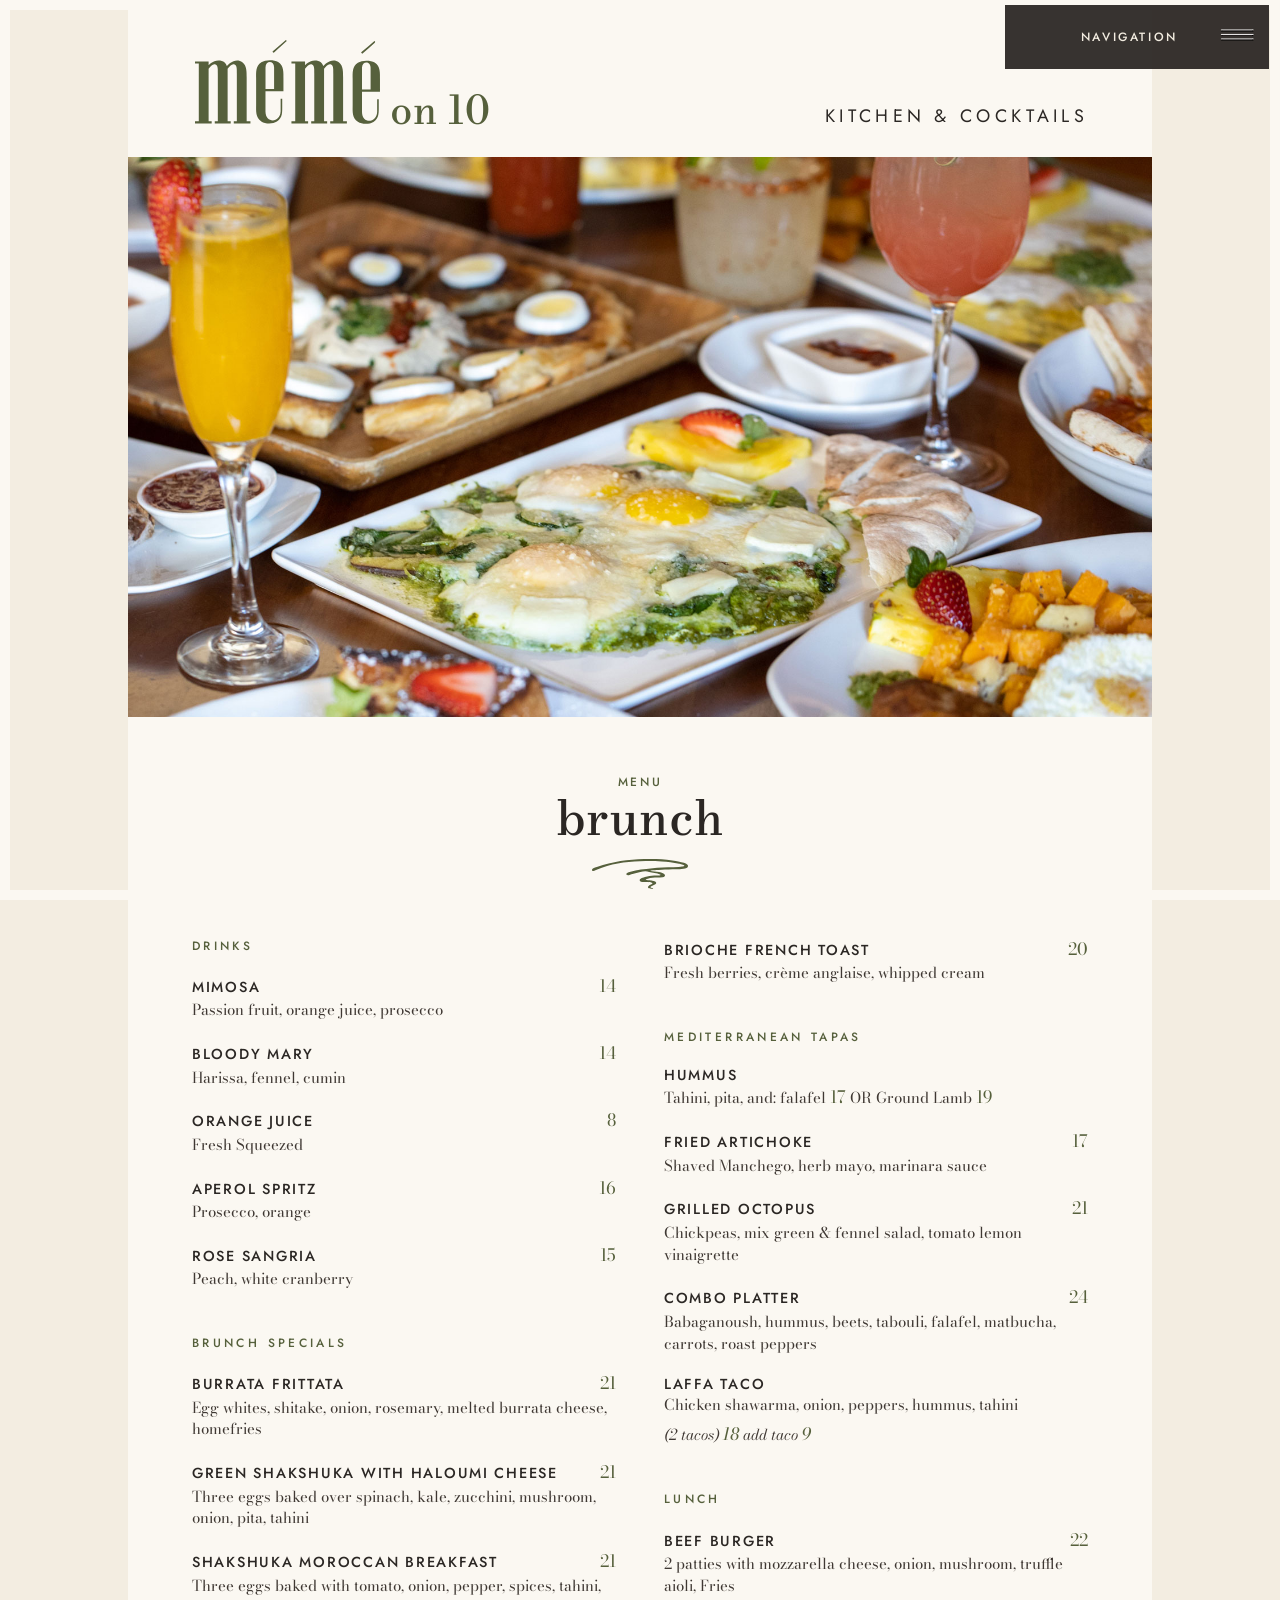
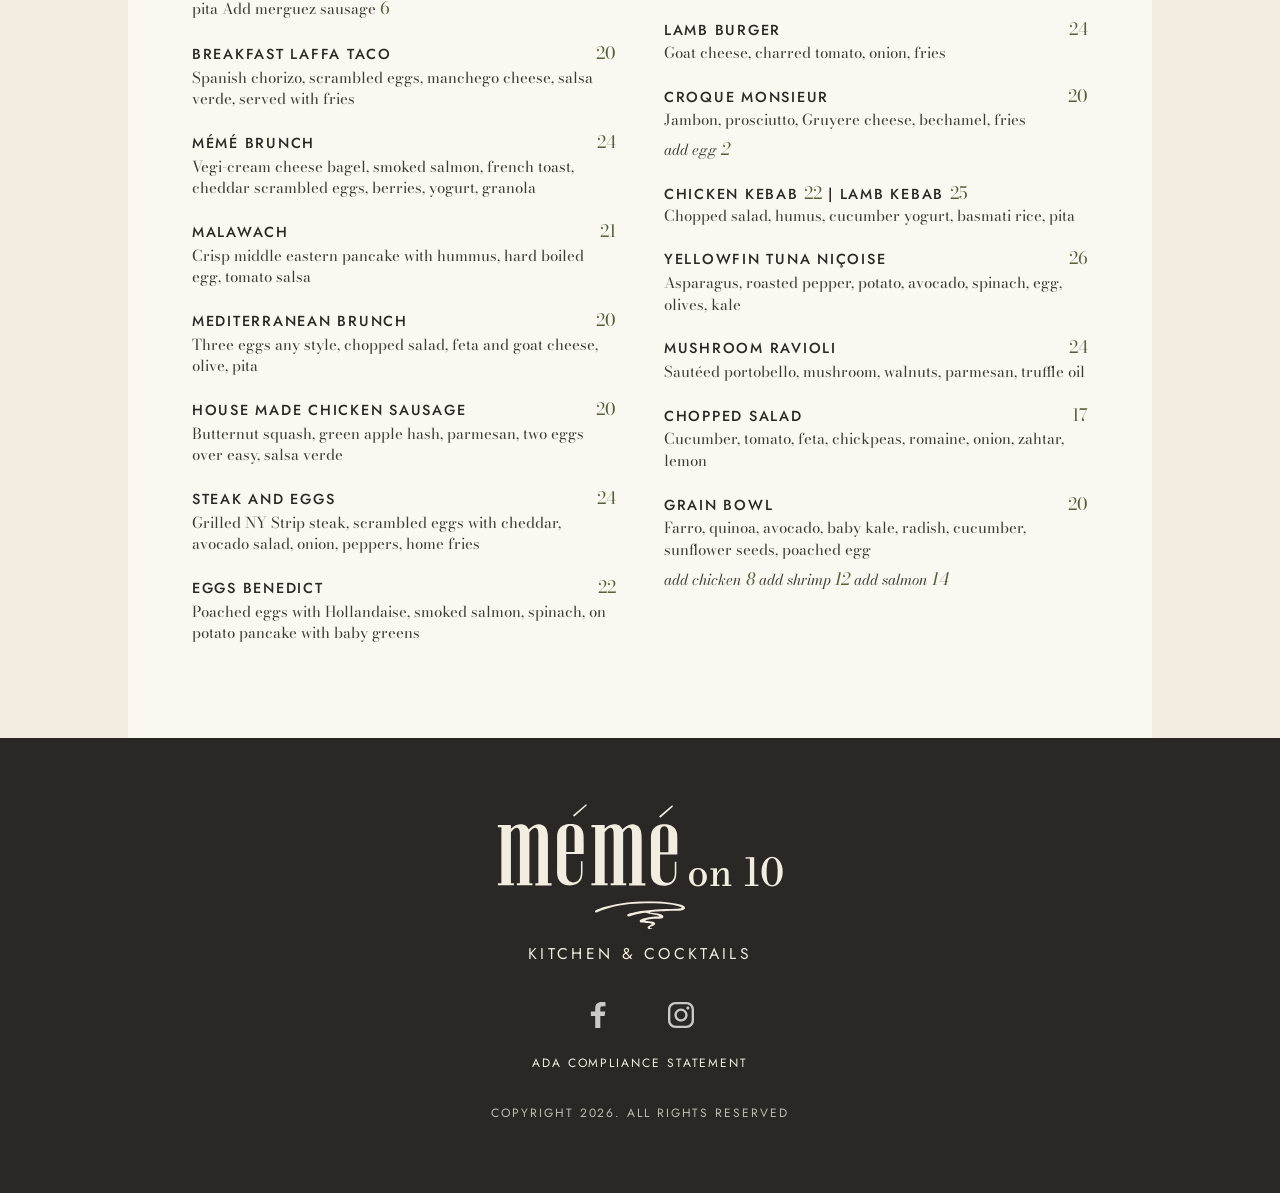
<file: brunch.html>
<!DOCTYPE html>
<html lang="en-US">
<head>
  <meta charset="UTF-8">
  <meta name="viewport" content="width=device-width, initial-scale=1">
  <title>Brunch Menu | Mémé on 10, Kitchen &amp; Cocktails in Hell's Kitchen</title>
  <meta name="description" content="Brunch menu at Mémé on 10, Kitchen &amp; Cocktails, 607 10th Ave, Hell's Kitchen, New York City.">
  <link rel="icon" href="images/favicon.ico" sizes="any">
  <link rel="icon" href="images/favicon.svg" type="image/svg+xml">
  <link rel="apple-touch-icon" href="images/apple-touch-icon.png">

  <link rel="preconnect" href="https://fonts.googleapis.com">
  <link rel="preconnect" href="https://fonts.gstatic.com" crossorigin>
  <link rel="stylesheet" href="https://fonts.googleapis.com/css2?family=Bodoni+Moda:opsz,wght@6..96,400;6..96,500&family=Jost:wght@400;500&display=swap">
  <link rel="stylesheet" href="css/style.css">
  <link rel="stylesheet" href="css/menu.css">
</head>
<body class="menu-page" id="top">

  <svg class="brand-sprite" width="0" height="0" aria-hidden="true" focusable="false">
    <symbol id="wm" viewBox="35 21 671 306"><path d="M364.6,21.5c4.2,2.9,2.5,4.9,0.1,7c-14.7,13.1-29.4,26.3-43.9,39.3c-3.3-0.5-3.6-2.7-4.6-4.7C332.5,49.1,348.4,35.4,364.6,21.5z"/><path d="M641.5,71.7c-2.9-1.3-3.4-3.1-4-5.1c16-13.8,32-27.6,48.1-41.4c3.9,2.6,3,4.8,0.2,7.3C671,45.5,656.3,58.6,641.5,71.7z"/><path d="M153.6,316.4h11.1v7.7h-57.8v-7.7H118V143.8c0-14.3,1.1-29.4-8.2-33.3c-9.6-4.3-18.2,7-25.2,15.9v190h11.1v7.7H35.3v-7.7H49V107.1H35.3v-7.7h49.3v13.9c7.4-7.4,13.7-11.6,21.1-14.3c10.7-5,28.9-3.1,36,3.9c5.2,5,7.8,10.1,8.9,13.2l3-2.7c7.8-7.4,13.7-11.6,21.1-14.3c10.7-5,23-3.5,32.2,3.1c16.7,12,15.6,37.9,15.6,54.6v159.8h13.7v7.7h-60.4v-7.7h11.1V143.8c0-14.3,1.1-29.4-8.2-33.3c-9.6-4.3-18.2,7-25.2,15.9v190H153.6z"/><path d="M503.1,316.4h11.1v7.7h-57.8v-7.7h11.1V143.8c0-14.3,1.1-29.4-8.2-33.3c-9.6-4.3-18.2,7-25.2,15.9v190h11.1v7.7h-60.4v-7.7h13.7V107.1h-13.7v-7.7h49.3v13.9c7.4-7.4,13.7-11.6,21.1-14.3c10.7-5,28.9-3.1,36,3.9c5.2,5,7.8,10.1,8.9,13.2l3-2.7c7.8-7.4,13.7-11.6,21.1-14.3c10.7-5,23-3.5,32.2,3.1c16.7,12,15.6,37.9,15.6,54.6v159.8h13.7v7.7h-60.4v-7.7h11.1V143.8c0-14.3,1.1-29.4-8.2-33.3c-9.6-4.3-18.2,7-25.2,15.9v190H503.1z"/><path d="M681.9,318.7c-13.9,8.8-41,9.6-56.4-0.4c-21.4-14.2-18.9-36.8-18.9-59.1V163c0-22.2-2.5-44.9,18.9-58.7c15.4-10.4,46.8-9.6,60.8-0.8c21.4,13.4,19.3,38,19.3,62.1V209c0,0-13.6,0-17.9,0h-47.2v73.6c0,43.3,53,42.9,54.9-0.9v-45.5h5.8v20.3C701.2,285.7,703.3,305.3,681.9,318.7z M640.5,122.7V201h31.1v-78.2C671.6,97,640.5,97,640.5,122.7z"/><path d="M332.1,317.3c-13.9,8.8-41,9.6-56.4-0.4c-21.4-14.2-18.9-36.8-18.9-59.1v-96.3c0-22.2-2.5-44.9,18.9-58.7c15.4-10.4,46.8-9.6,60.8-0.8c21.4,13.4,19.3,38,19.3,62.1v43.3c0,0-13.6,0-17.9,0h-47.2V281c0,43.3,53,42.9,54.9-0.9v-45.5h5.8v20.3C351.4,284.3,353.6,303.9,332.1,317.3z M290.8,121.3v78.2h31.1v-78.2C321.9,95.6,290.8,95.6,290.8,121.3z"/></symbol>
    <symbol id="sq" viewBox="0 0 338 105"><path fill-rule="evenodd" d="M215.092 103.735C217.592 100.735 206.72 101.437 206.251 99.7347C204.497 93.3432 227.771 92.5605 226.034 83.5463C225.634 81.4448 224.002 79.8816 222.195 78.8916C219.208 77.2763 215.63 76.6858 212.33 76.0605C208.388 75.3137 191.488 74.4105 189.525 73.0905C188.848 72.639 189.282 72.0484 189.803 71.6837C191.662 70.4158 194.232 69.9469 196.369 69.3216C207.207 66.1953 218.6 65.5005 229.838 65.2226C236.108 65.0837 242.656 65.3269 248.839 64.1111C251.427 63.6074 254.31 62.6521 255.908 60.3942C256.776 59.1611 257.089 57.6326 256.724 56.1563C253.98 45.0926 221.327 43.7347 206.251 41.8274C205.643 41.0979 207.571 40.6116 207.919 40.5074C212.209 39.3437 216.898 39.2221 221.327 38.9616C225.652 38.7011 229.977 38.5448 234.301 38.1974C241.804 37.5721 249.308 37.3463 256.828 37.0511C265.79 36.7037 274.718 36.0784 283.68 35.8179C296.411 35.4532 321.595 36.5126 332.624 31.3716C336.584 29.5305 339.363 25.3274 337.122 21.0547C333.631 14.3853 314.63 10.9637 307.457 9.34843C299.259 7.50738 290.974 6.3437 282.672 5.14527C257.731 1.58475 232.599 0.0910624 207.432 0.00422027C150.308 -0.169464 93.4608 4.98896 38.3855 20.829C31.1603 22.9132 24.0045 25.2058 16.866 27.5679C12.8018 28.9053 8.51183 30.0342 4.74289 32.1358C2.93657 33.1258 1.04341 34.5153 0.279202 36.5126C-0.120272 37.5721 -0.120271 38.7879 0.470255 39.7779C2.83236 43.7379 8.96341 40.5074 11.916 39.1874C19.2803 35.8526 26.9397 33.1605 34.5818 30.5032C83.8734 13.43 136.326 7.78527 188.24 7.16001C207.363 6.93422 226.364 7.22948 245.452 8.63633C265.912 10.13 286.424 12.2142 306.467 16.6432C309.298 17.2684 325.329 20.7595 325.52 23.6774C325.694 26.63 308.048 27.62 305.269 27.7937C292.85 28.5405 280.414 28.5579 267.979 29.079C242.256 30.1211 216.62 31.7537 191.019 34.55C178.34 35.9395 165.731 37.2074 153.225 39.8126C146.157 41.289 139.14 43.0779 132.244 45.1969C128.771 46.2563 120 48.3753 121.077 53.5163C121.546 55.7916 123.942 56.7469 126.044 56.7642C130.264 56.7642 138.167 53.5511 142.544 52.2832C151.714 49.6258 161.007 47.42 170.351 45.5095C176.204 44.2937 182.283 42.8695 188.292 42.8869C192.582 42.9042 196.699 44.5542 200.884 45.3532C212.782 47.6458 228.535 49.1916 239.494 54.02C247.588 57.5979 230.081 57.3895 229.126 57.4242C225.652 57.5632 222.195 57.7369 218.722 57.9453C207.675 58.6226 196.977 60.4116 186.295 63.399C181.588 64.719 165.852 68.4532 167.989 75.5742C168.597 77.589 170.472 78.8395 172.4 79.4648C177.993 81.3058 186.92 80.6111 192.999 81.0105C198.244 81.3405 205.887 81.6358 210.819 83.1816C220.545 86.2558 196.994 90.9105 197.254 98.7784C197.324 100.533 198.574 101.818 200.085 102.547C202.656 103.798 213.092 105.235 215.092 103.735Z"/></symbol>
  </svg>

  <nav class="site-nav" aria-label="Main">
    <button class="nav-toggle" type="button" aria-expanded="false" aria-controls="nav-list">NAVIGATION</button>
    <ul class="nav-list" id="nav-list">
      <li><a href="index.html#about">ABOUT</a></li>
      <li><a href="index.html#menus">MENUS</a></li>
      <li><a href="https://www.meme-togo.com/" target="_blank" rel="noopener">ORDER ONLINE</a></li>
      <li><a href="index.html#reservations">RESERVATIONS</a></li>
      <li><a href="index.html#gallery">GALLERY</a></li>
      <li><a href="index.html#giftcards">GIFT CARDS</a></li>
      <li><a href="index.html#bookyourevent">PARTY INQUIRY</a></li>
      <li><a href="index.html#contact">CONTACT</a></li>
    </ul>
  </nav>

  <main class="menu-sheet">
    <header class="menu-header">
      <a class="menu-header-logo" href="index.html" aria-label="Mémé on 10 home">
        <svg class="logo" viewBox="58 0 486 150" aria-hidden="true" focusable="false"><use href="#wm" x="62.7" y="6" width="300" height="137"/><text class="logo-on10" x="378.7" y="142">on 10</text></svg>
      </a>
      <p class="menu-header-tagline">KITCHEN &amp; COCKTAILS</p>
    </header>
    <div class="menu-banner menu-banner--brunch" role="presentation"></div>
    <div class="menu-body">
      <div class="menu-intro">
        <p class="eyebrow">MENU</p>
        <h1 class="menu-title">brunch</h1>
        <div class="ornament" aria-hidden="true"></div>
      </div>
      <!-- The menu below is filled in from menus/brunch.js. Edit that file to change it. -->
      <div class="menu-content" id="menu"></div>
    </div>
  </main>

  <footer class="site-footer">
    <a class="footer-logo" href="index.html" aria-label="Mémé on 10 home">
      <svg class="logo" viewBox="0 0 600 290" role="img" aria-label="Mémé on 10, Kitchen &amp; Cocktails"><use href="#wm" x="62.7" y="10" width="300" height="137" fill="#f3ede1"/><text class="logo-on10" x="378.7" y="146" fill="#f3ede1">on 10</text><use href="#sq" x="225" y="172" width="150" height="47" fill="#f3ede1"/><text class="logo-tagline" x="300" y="268" text-anchor="middle" fill="#f3ede1">KITCHEN &amp; COCKTAILS</text></svg>
    </a>
    <div class="social social--large">
      <a href="https://www.facebook.com/MemeMediterranean" target="_blank" rel="noopener" title="Facebook"><img src="images/icons/facebook2.svg" alt="Follow us on Facebook" width="28" height="28"></a>
      <a href="https://www.instagram.com/mememediterranean/" target="_blank" rel="noopener" title="Instagram"><img src="images/icons/instagram2.svg" alt="Follow us on Instagram" width="28" height="28"></a>
    </div>
    <!-- TODO: accessibilityada.html is a page on the current site that isn't part of this clone yet. -->
    <a href="https://mememediterranean.com/accessibilityada.html" target="_blank" rel="noopener">ADA COMPLIANCE STATEMENT</a>
    <div class="footer-legal">
      <p>Copyright 2026. All Rights Reserved</p>
    </div>
  </footer>

  <button class="back-to-top" type="button" aria-label="Back to top"></button>

  <script src="menus/brunch.js"></script>
  <script src="js/menu.js"></script>
  <script src="js/main.js"></script>
</body>
</html>
</file>
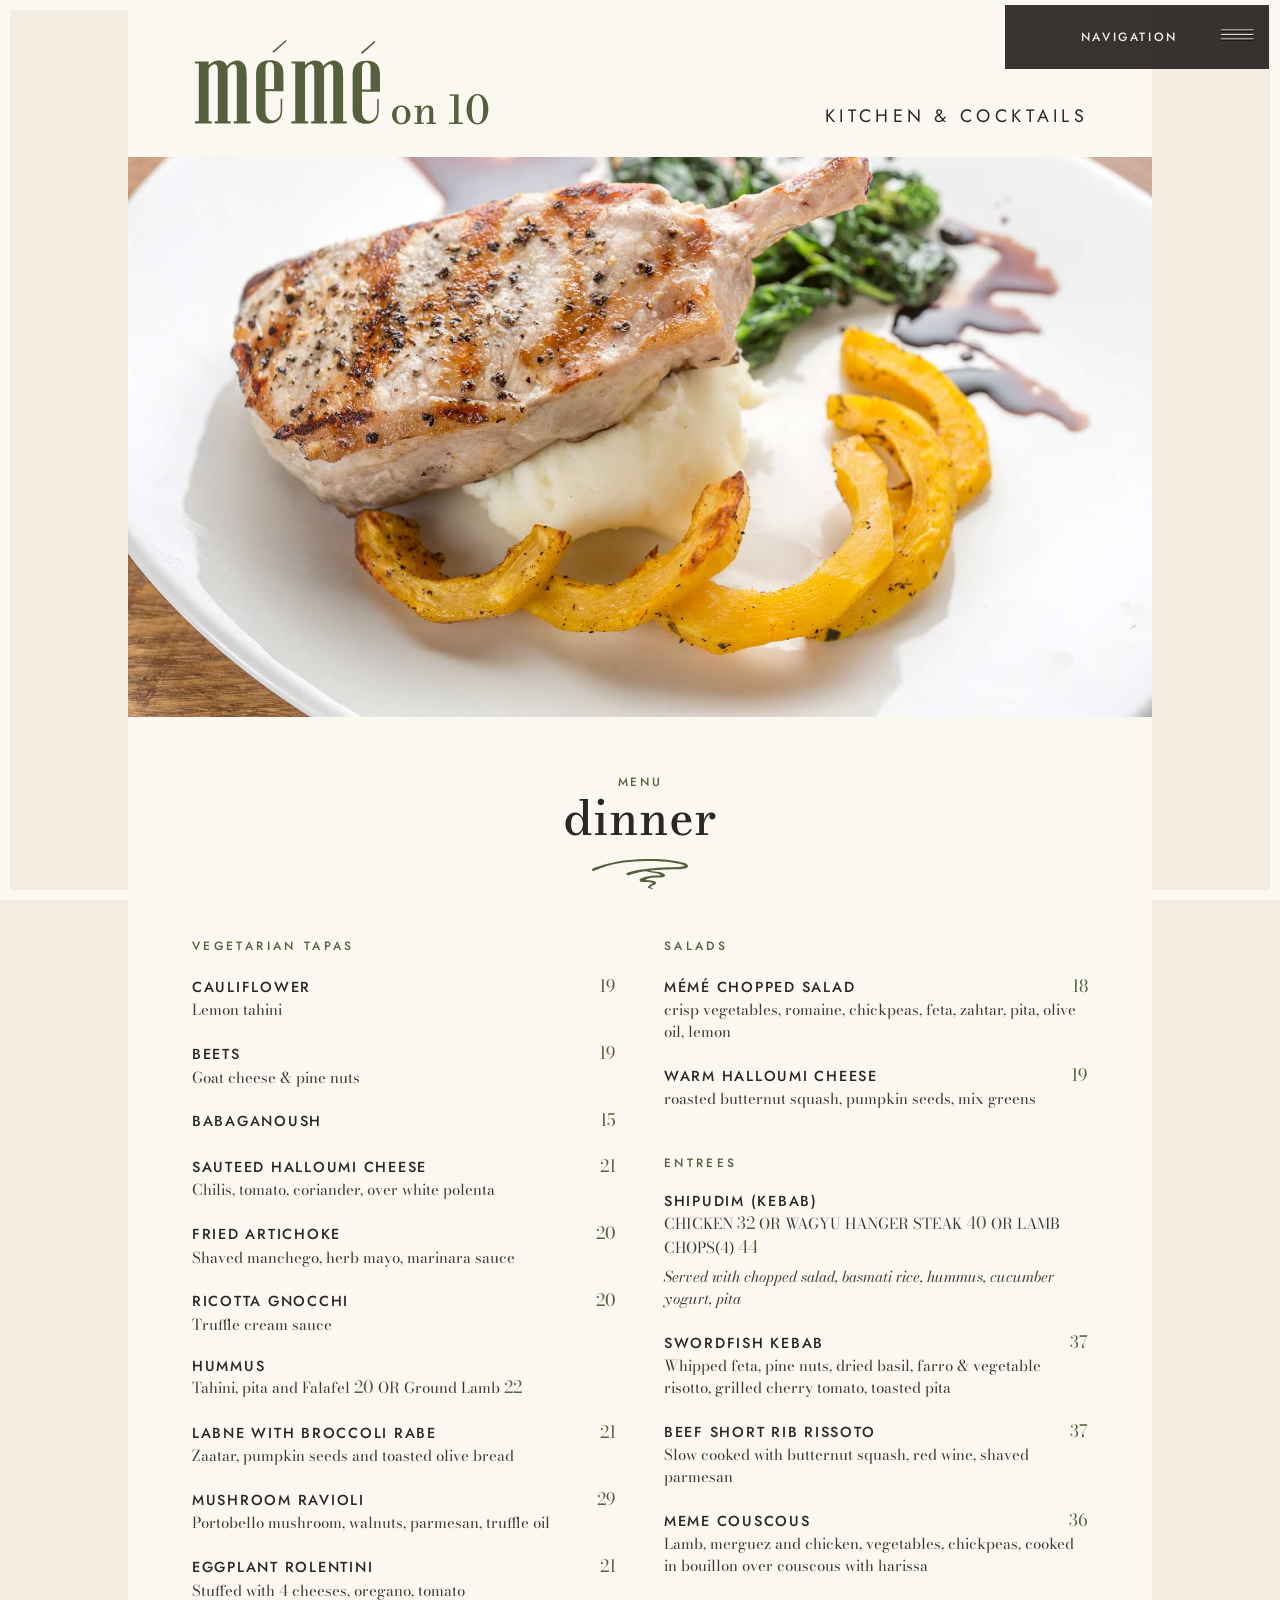
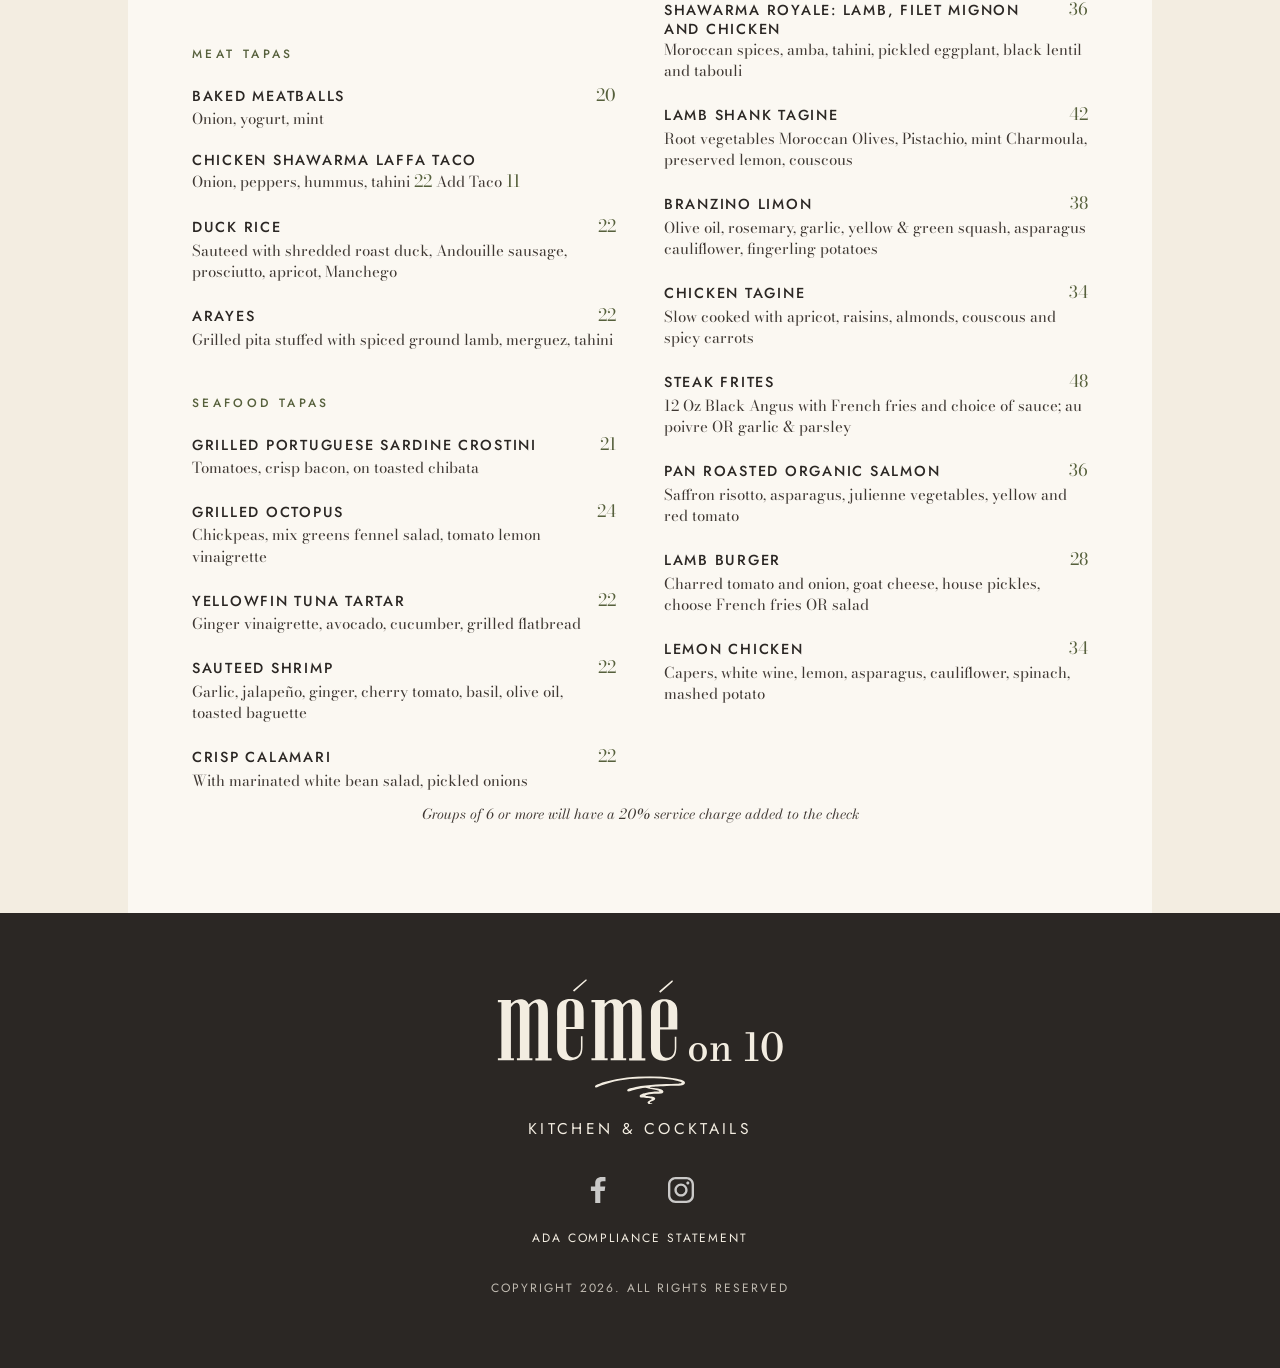
<file: dinner.html>
<!DOCTYPE html>
<html lang="en-US">
<head>
  <meta charset="UTF-8">
  <meta name="viewport" content="width=device-width, initial-scale=1">
  <title>Dinner Menu | Mémé on 10, Kitchen &amp; Cocktails in Hell's Kitchen</title>
  <meta name="description" content="Dinner menu at Mémé on 10, Kitchen &amp; Cocktails, 607 10th Ave, Hell's Kitchen, New York City.">
  <link rel="icon" href="images/favicon.ico" sizes="any">
  <link rel="icon" href="images/favicon.svg" type="image/svg+xml">
  <link rel="apple-touch-icon" href="images/apple-touch-icon.png">

  <link rel="preconnect" href="https://fonts.googleapis.com">
  <link rel="preconnect" href="https://fonts.gstatic.com" crossorigin>
  <link rel="stylesheet" href="https://fonts.googleapis.com/css2?family=Bodoni+Moda:opsz,wght@6..96,400;6..96,500&family=Jost:wght@400;500&display=swap">
  <link rel="stylesheet" href="css/style.css">
  <link rel="stylesheet" href="css/menu.css">
</head>
<body class="menu-page" id="top">

  <svg class="brand-sprite" width="0" height="0" aria-hidden="true" focusable="false">
    <symbol id="wm" viewBox="35 21 671 306"><path d="M364.6,21.5c4.2,2.9,2.5,4.9,0.1,7c-14.7,13.1-29.4,26.3-43.9,39.3c-3.3-0.5-3.6-2.7-4.6-4.7C332.5,49.1,348.4,35.4,364.6,21.5z"/><path d="M641.5,71.7c-2.9-1.3-3.4-3.1-4-5.1c16-13.8,32-27.6,48.1-41.4c3.9,2.6,3,4.8,0.2,7.3C671,45.5,656.3,58.6,641.5,71.7z"/><path d="M153.6,316.4h11.1v7.7h-57.8v-7.7H118V143.8c0-14.3,1.1-29.4-8.2-33.3c-9.6-4.3-18.2,7-25.2,15.9v190h11.1v7.7H35.3v-7.7H49V107.1H35.3v-7.7h49.3v13.9c7.4-7.4,13.7-11.6,21.1-14.3c10.7-5,28.9-3.1,36,3.9c5.2,5,7.8,10.1,8.9,13.2l3-2.7c7.8-7.4,13.7-11.6,21.1-14.3c10.7-5,23-3.5,32.2,3.1c16.7,12,15.6,37.9,15.6,54.6v159.8h13.7v7.7h-60.4v-7.7h11.1V143.8c0-14.3,1.1-29.4-8.2-33.3c-9.6-4.3-18.2,7-25.2,15.9v190H153.6z"/><path d="M503.1,316.4h11.1v7.7h-57.8v-7.7h11.1V143.8c0-14.3,1.1-29.4-8.2-33.3c-9.6-4.3-18.2,7-25.2,15.9v190h11.1v7.7h-60.4v-7.7h13.7V107.1h-13.7v-7.7h49.3v13.9c7.4-7.4,13.7-11.6,21.1-14.3c10.7-5,28.9-3.1,36,3.9c5.2,5,7.8,10.1,8.9,13.2l3-2.7c7.8-7.4,13.7-11.6,21.1-14.3c10.7-5,23-3.5,32.2,3.1c16.7,12,15.6,37.9,15.6,54.6v159.8h13.7v7.7h-60.4v-7.7h11.1V143.8c0-14.3,1.1-29.4-8.2-33.3c-9.6-4.3-18.2,7-25.2,15.9v190H503.1z"/><path d="M681.9,318.7c-13.9,8.8-41,9.6-56.4-0.4c-21.4-14.2-18.9-36.8-18.9-59.1V163c0-22.2-2.5-44.9,18.9-58.7c15.4-10.4,46.8-9.6,60.8-0.8c21.4,13.4,19.3,38,19.3,62.1V209c0,0-13.6,0-17.9,0h-47.2v73.6c0,43.3,53,42.9,54.9-0.9v-45.5h5.8v20.3C701.2,285.7,703.3,305.3,681.9,318.7z M640.5,122.7V201h31.1v-78.2C671.6,97,640.5,97,640.5,122.7z"/><path d="M332.1,317.3c-13.9,8.8-41,9.6-56.4-0.4c-21.4-14.2-18.9-36.8-18.9-59.1v-96.3c0-22.2-2.5-44.9,18.9-58.7c15.4-10.4,46.8-9.6,60.8-0.8c21.4,13.4,19.3,38,19.3,62.1v43.3c0,0-13.6,0-17.9,0h-47.2V281c0,43.3,53,42.9,54.9-0.9v-45.5h5.8v20.3C351.4,284.3,353.6,303.9,332.1,317.3z M290.8,121.3v78.2h31.1v-78.2C321.9,95.6,290.8,95.6,290.8,121.3z"/></symbol>
    <symbol id="sq" viewBox="0 0 338 105"><path fill-rule="evenodd" d="M215.092 103.735C217.592 100.735 206.72 101.437 206.251 99.7347C204.497 93.3432 227.771 92.5605 226.034 83.5463C225.634 81.4448 224.002 79.8816 222.195 78.8916C219.208 77.2763 215.63 76.6858 212.33 76.0605C208.388 75.3137 191.488 74.4105 189.525 73.0905C188.848 72.639 189.282 72.0484 189.803 71.6837C191.662 70.4158 194.232 69.9469 196.369 69.3216C207.207 66.1953 218.6 65.5005 229.838 65.2226C236.108 65.0837 242.656 65.3269 248.839 64.1111C251.427 63.6074 254.31 62.6521 255.908 60.3942C256.776 59.1611 257.089 57.6326 256.724 56.1563C253.98 45.0926 221.327 43.7347 206.251 41.8274C205.643 41.0979 207.571 40.6116 207.919 40.5074C212.209 39.3437 216.898 39.2221 221.327 38.9616C225.652 38.7011 229.977 38.5448 234.301 38.1974C241.804 37.5721 249.308 37.3463 256.828 37.0511C265.79 36.7037 274.718 36.0784 283.68 35.8179C296.411 35.4532 321.595 36.5126 332.624 31.3716C336.584 29.5305 339.363 25.3274 337.122 21.0547C333.631 14.3853 314.63 10.9637 307.457 9.34843C299.259 7.50738 290.974 6.3437 282.672 5.14527C257.731 1.58475 232.599 0.0910624 207.432 0.00422027C150.308 -0.169464 93.4608 4.98896 38.3855 20.829C31.1603 22.9132 24.0045 25.2058 16.866 27.5679C12.8018 28.9053 8.51183 30.0342 4.74289 32.1358C2.93657 33.1258 1.04341 34.5153 0.279202 36.5126C-0.120272 37.5721 -0.120271 38.7879 0.470255 39.7779C2.83236 43.7379 8.96341 40.5074 11.916 39.1874C19.2803 35.8526 26.9397 33.1605 34.5818 30.5032C83.8734 13.43 136.326 7.78527 188.24 7.16001C207.363 6.93422 226.364 7.22948 245.452 8.63633C265.912 10.13 286.424 12.2142 306.467 16.6432C309.298 17.2684 325.329 20.7595 325.52 23.6774C325.694 26.63 308.048 27.62 305.269 27.7937C292.85 28.5405 280.414 28.5579 267.979 29.079C242.256 30.1211 216.62 31.7537 191.019 34.55C178.34 35.9395 165.731 37.2074 153.225 39.8126C146.157 41.289 139.14 43.0779 132.244 45.1969C128.771 46.2563 120 48.3753 121.077 53.5163C121.546 55.7916 123.942 56.7469 126.044 56.7642C130.264 56.7642 138.167 53.5511 142.544 52.2832C151.714 49.6258 161.007 47.42 170.351 45.5095C176.204 44.2937 182.283 42.8695 188.292 42.8869C192.582 42.9042 196.699 44.5542 200.884 45.3532C212.782 47.6458 228.535 49.1916 239.494 54.02C247.588 57.5979 230.081 57.3895 229.126 57.4242C225.652 57.5632 222.195 57.7369 218.722 57.9453C207.675 58.6226 196.977 60.4116 186.295 63.399C181.588 64.719 165.852 68.4532 167.989 75.5742C168.597 77.589 170.472 78.8395 172.4 79.4648C177.993 81.3058 186.92 80.6111 192.999 81.0105C198.244 81.3405 205.887 81.6358 210.819 83.1816C220.545 86.2558 196.994 90.9105 197.254 98.7784C197.324 100.533 198.574 101.818 200.085 102.547C202.656 103.798 213.092 105.235 215.092 103.735Z"/></symbol>
  </svg>

  <nav class="site-nav" aria-label="Main">
    <button class="nav-toggle" type="button" aria-expanded="false" aria-controls="nav-list">NAVIGATION</button>
    <ul class="nav-list" id="nav-list">
      <li><a href="index.html#about">ABOUT</a></li>
      <li><a href="index.html#menus">MENUS</a></li>
      <li><a href="https://www.meme-togo.com/" target="_blank" rel="noopener">ORDER ONLINE</a></li>
      <li><a href="index.html#reservations">RESERVATIONS</a></li>
      <li><a href="index.html#gallery">GALLERY</a></li>
      <li><a href="index.html#giftcards">GIFT CARDS</a></li>
      <li><a href="index.html#bookyourevent">PARTY INQUIRY</a></li>
      <li><a href="index.html#contact">CONTACT</a></li>
    </ul>
  </nav>

  <main class="menu-sheet">
    <header class="menu-header">
      <a class="menu-header-logo" href="index.html" aria-label="Mémé on 10 home">
        <svg class="logo" viewBox="58 0 486 150" aria-hidden="true" focusable="false"><use href="#wm" x="62.7" y="6" width="300" height="137"/><text class="logo-on10" x="378.7" y="142">on 10</text></svg>
      </a>
      <p class="menu-header-tagline">KITCHEN &amp; COCKTAILS</p>
    </header>
    <div class="menu-banner menu-banner--dinner" role="presentation"></div>
    <div class="menu-body">
      <div class="menu-intro">
        <p class="eyebrow">MENU</p>
        <h1 class="menu-title">dinner</h1>
        <div class="ornament" aria-hidden="true"></div>
      </div>
      <!-- The menu below is filled in from menus/dinner.js. Edit that file to change it. -->
      <div class="menu-content" id="menu"></div>
    </div>
  </main>

  <footer class="site-footer">
    <a class="footer-logo" href="index.html" aria-label="Mémé on 10 home">
      <svg class="logo" viewBox="0 0 600 290" role="img" aria-label="Mémé on 10, Kitchen &amp; Cocktails"><use href="#wm" x="62.7" y="10" width="300" height="137" fill="#f3ede1"/><text class="logo-on10" x="378.7" y="146" fill="#f3ede1">on 10</text><use href="#sq" x="225" y="172" width="150" height="47" fill="#f3ede1"/><text class="logo-tagline" x="300" y="268" text-anchor="middle" fill="#f3ede1">KITCHEN &amp; COCKTAILS</text></svg>
    </a>
    <div class="social social--large">
      <a href="https://www.facebook.com/MemeMediterranean" target="_blank" rel="noopener" title="Facebook"><img src="images/icons/facebook2.svg" alt="Follow us on Facebook" width="28" height="28"></a>
      <a href="https://www.instagram.com/mememediterranean/" target="_blank" rel="noopener" title="Instagram"><img src="images/icons/instagram2.svg" alt="Follow us on Instagram" width="28" height="28"></a>
    </div>
    <!-- TODO: accessibilityada.html is a page on the current site that isn't part of this clone yet. -->
    <a href="https://mememediterranean.com/accessibilityada.html" target="_blank" rel="noopener">ADA COMPLIANCE STATEMENT</a>
    <div class="footer-legal">
      <p>Copyright 2026. All Rights Reserved</p>
    </div>
  </footer>

  <button class="back-to-top" type="button" aria-label="Back to top"></button>

  <script src="menus/dinner.js"></script>
  <script src="js/menu.js"></script>
  <script src="js/main.js"></script>
</body>
</html>
</file>
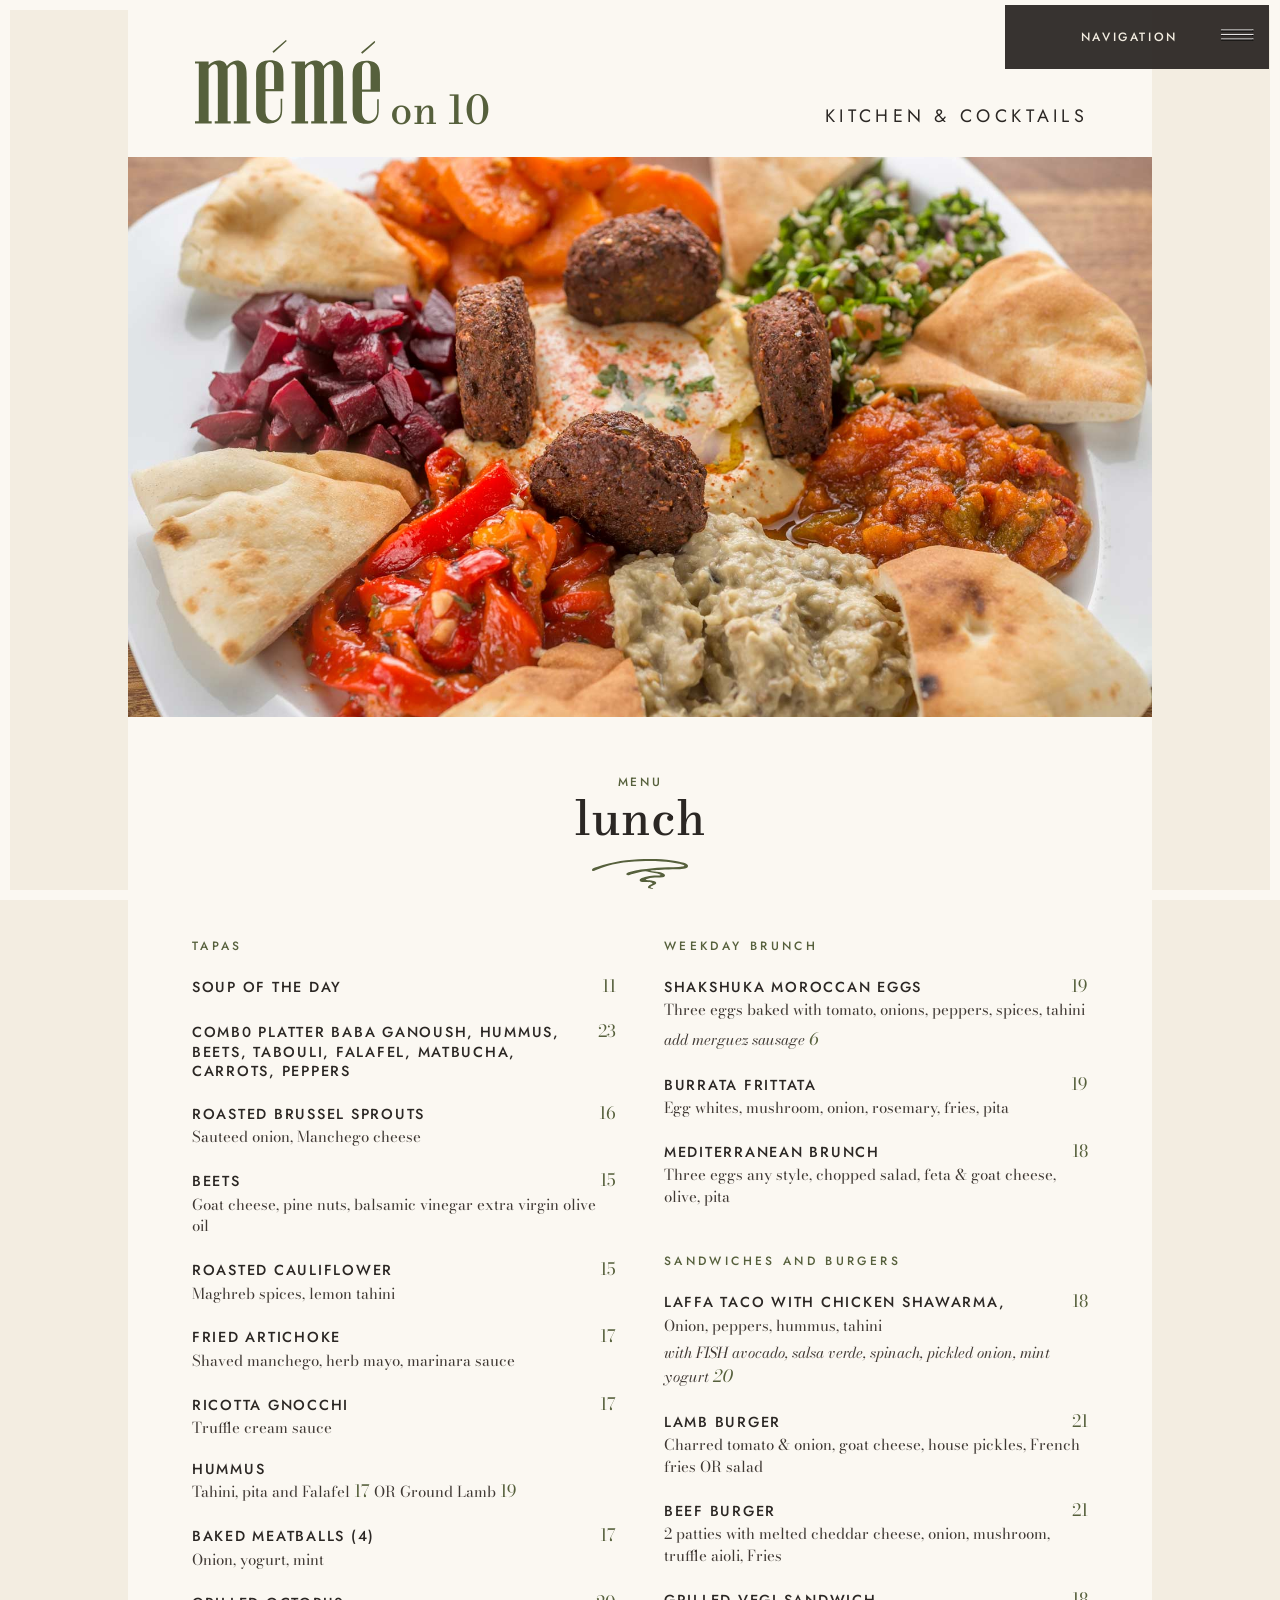
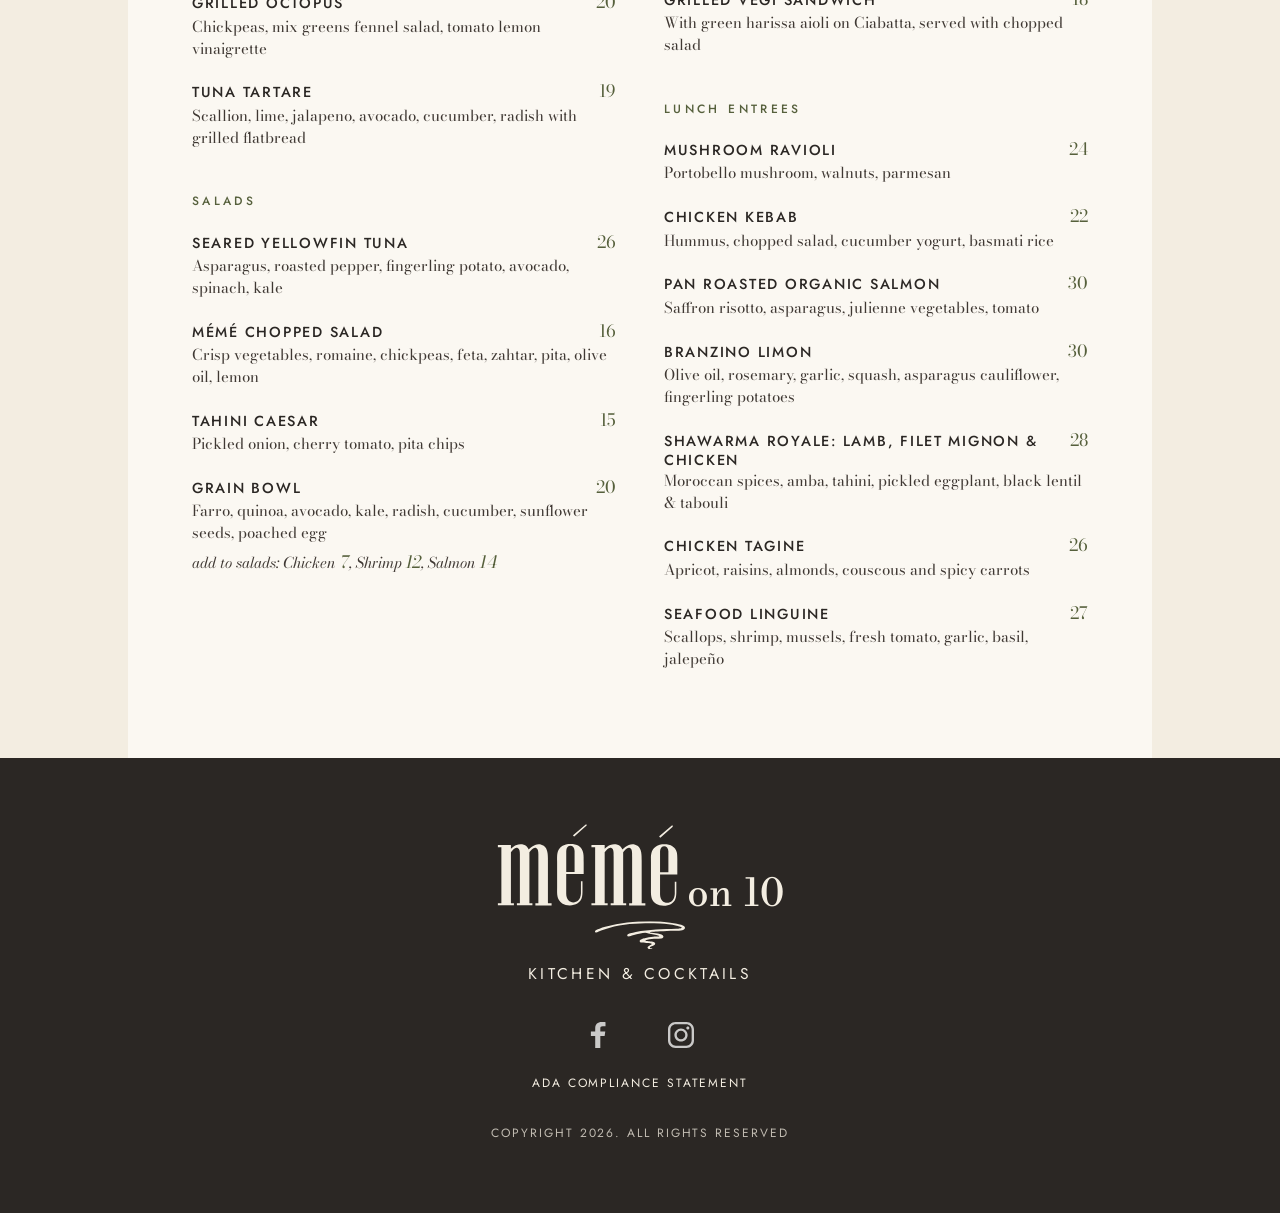
<file: lunch.html>
<!DOCTYPE html>
<html lang="en-US">
<head>
  <meta charset="UTF-8">
  <meta name="viewport" content="width=device-width, initial-scale=1">
  <title>Lunch Menu | Mémé on 10, Kitchen &amp; Cocktails in Hell's Kitchen</title>
  <meta name="description" content="Lunch menu at Mémé on 10, Kitchen &amp; Cocktails, 607 10th Ave, Hell's Kitchen, New York City.">
  <link rel="icon" href="images/favicon.ico" sizes="any">
  <link rel="icon" href="images/favicon.svg" type="image/svg+xml">
  <link rel="apple-touch-icon" href="images/apple-touch-icon.png">

  <link rel="preconnect" href="https://fonts.googleapis.com">
  <link rel="preconnect" href="https://fonts.gstatic.com" crossorigin>
  <link rel="stylesheet" href="https://fonts.googleapis.com/css2?family=Bodoni+Moda:opsz,wght@6..96,400;6..96,500&family=Jost:wght@400;500&display=swap">
  <link rel="stylesheet" href="css/style.css">
  <link rel="stylesheet" href="css/menu.css">
</head>
<body class="menu-page" id="top">

  <svg class="brand-sprite" width="0" height="0" aria-hidden="true" focusable="false">
    <symbol id="wm" viewBox="35 21 671 306"><path d="M364.6,21.5c4.2,2.9,2.5,4.9,0.1,7c-14.7,13.1-29.4,26.3-43.9,39.3c-3.3-0.5-3.6-2.7-4.6-4.7C332.5,49.1,348.4,35.4,364.6,21.5z"/><path d="M641.5,71.7c-2.9-1.3-3.4-3.1-4-5.1c16-13.8,32-27.6,48.1-41.4c3.9,2.6,3,4.8,0.2,7.3C671,45.5,656.3,58.6,641.5,71.7z"/><path d="M153.6,316.4h11.1v7.7h-57.8v-7.7H118V143.8c0-14.3,1.1-29.4-8.2-33.3c-9.6-4.3-18.2,7-25.2,15.9v190h11.1v7.7H35.3v-7.7H49V107.1H35.3v-7.7h49.3v13.9c7.4-7.4,13.7-11.6,21.1-14.3c10.7-5,28.9-3.1,36,3.9c5.2,5,7.8,10.1,8.9,13.2l3-2.7c7.8-7.4,13.7-11.6,21.1-14.3c10.7-5,23-3.5,32.2,3.1c16.7,12,15.6,37.9,15.6,54.6v159.8h13.7v7.7h-60.4v-7.7h11.1V143.8c0-14.3,1.1-29.4-8.2-33.3c-9.6-4.3-18.2,7-25.2,15.9v190H153.6z"/><path d="M503.1,316.4h11.1v7.7h-57.8v-7.7h11.1V143.8c0-14.3,1.1-29.4-8.2-33.3c-9.6-4.3-18.2,7-25.2,15.9v190h11.1v7.7h-60.4v-7.7h13.7V107.1h-13.7v-7.7h49.3v13.9c7.4-7.4,13.7-11.6,21.1-14.3c10.7-5,28.9-3.1,36,3.9c5.2,5,7.8,10.1,8.9,13.2l3-2.7c7.8-7.4,13.7-11.6,21.1-14.3c10.7-5,23-3.5,32.2,3.1c16.7,12,15.6,37.9,15.6,54.6v159.8h13.7v7.7h-60.4v-7.7h11.1V143.8c0-14.3,1.1-29.4-8.2-33.3c-9.6-4.3-18.2,7-25.2,15.9v190H503.1z"/><path d="M681.9,318.7c-13.9,8.8-41,9.6-56.4-0.4c-21.4-14.2-18.9-36.8-18.9-59.1V163c0-22.2-2.5-44.9,18.9-58.7c15.4-10.4,46.8-9.6,60.8-0.8c21.4,13.4,19.3,38,19.3,62.1V209c0,0-13.6,0-17.9,0h-47.2v73.6c0,43.3,53,42.9,54.9-0.9v-45.5h5.8v20.3C701.2,285.7,703.3,305.3,681.9,318.7z M640.5,122.7V201h31.1v-78.2C671.6,97,640.5,97,640.5,122.7z"/><path d="M332.1,317.3c-13.9,8.8-41,9.6-56.4-0.4c-21.4-14.2-18.9-36.8-18.9-59.1v-96.3c0-22.2-2.5-44.9,18.9-58.7c15.4-10.4,46.8-9.6,60.8-0.8c21.4,13.4,19.3,38,19.3,62.1v43.3c0,0-13.6,0-17.9,0h-47.2V281c0,43.3,53,42.9,54.9-0.9v-45.5h5.8v20.3C351.4,284.3,353.6,303.9,332.1,317.3z M290.8,121.3v78.2h31.1v-78.2C321.9,95.6,290.8,95.6,290.8,121.3z"/></symbol>
    <symbol id="sq" viewBox="0 0 338 105"><path fill-rule="evenodd" d="M215.092 103.735C217.592 100.735 206.72 101.437 206.251 99.7347C204.497 93.3432 227.771 92.5605 226.034 83.5463C225.634 81.4448 224.002 79.8816 222.195 78.8916C219.208 77.2763 215.63 76.6858 212.33 76.0605C208.388 75.3137 191.488 74.4105 189.525 73.0905C188.848 72.639 189.282 72.0484 189.803 71.6837C191.662 70.4158 194.232 69.9469 196.369 69.3216C207.207 66.1953 218.6 65.5005 229.838 65.2226C236.108 65.0837 242.656 65.3269 248.839 64.1111C251.427 63.6074 254.31 62.6521 255.908 60.3942C256.776 59.1611 257.089 57.6326 256.724 56.1563C253.98 45.0926 221.327 43.7347 206.251 41.8274C205.643 41.0979 207.571 40.6116 207.919 40.5074C212.209 39.3437 216.898 39.2221 221.327 38.9616C225.652 38.7011 229.977 38.5448 234.301 38.1974C241.804 37.5721 249.308 37.3463 256.828 37.0511C265.79 36.7037 274.718 36.0784 283.68 35.8179C296.411 35.4532 321.595 36.5126 332.624 31.3716C336.584 29.5305 339.363 25.3274 337.122 21.0547C333.631 14.3853 314.63 10.9637 307.457 9.34843C299.259 7.50738 290.974 6.3437 282.672 5.14527C257.731 1.58475 232.599 0.0910624 207.432 0.00422027C150.308 -0.169464 93.4608 4.98896 38.3855 20.829C31.1603 22.9132 24.0045 25.2058 16.866 27.5679C12.8018 28.9053 8.51183 30.0342 4.74289 32.1358C2.93657 33.1258 1.04341 34.5153 0.279202 36.5126C-0.120272 37.5721 -0.120271 38.7879 0.470255 39.7779C2.83236 43.7379 8.96341 40.5074 11.916 39.1874C19.2803 35.8526 26.9397 33.1605 34.5818 30.5032C83.8734 13.43 136.326 7.78527 188.24 7.16001C207.363 6.93422 226.364 7.22948 245.452 8.63633C265.912 10.13 286.424 12.2142 306.467 16.6432C309.298 17.2684 325.329 20.7595 325.52 23.6774C325.694 26.63 308.048 27.62 305.269 27.7937C292.85 28.5405 280.414 28.5579 267.979 29.079C242.256 30.1211 216.62 31.7537 191.019 34.55C178.34 35.9395 165.731 37.2074 153.225 39.8126C146.157 41.289 139.14 43.0779 132.244 45.1969C128.771 46.2563 120 48.3753 121.077 53.5163C121.546 55.7916 123.942 56.7469 126.044 56.7642C130.264 56.7642 138.167 53.5511 142.544 52.2832C151.714 49.6258 161.007 47.42 170.351 45.5095C176.204 44.2937 182.283 42.8695 188.292 42.8869C192.582 42.9042 196.699 44.5542 200.884 45.3532C212.782 47.6458 228.535 49.1916 239.494 54.02C247.588 57.5979 230.081 57.3895 229.126 57.4242C225.652 57.5632 222.195 57.7369 218.722 57.9453C207.675 58.6226 196.977 60.4116 186.295 63.399C181.588 64.719 165.852 68.4532 167.989 75.5742C168.597 77.589 170.472 78.8395 172.4 79.4648C177.993 81.3058 186.92 80.6111 192.999 81.0105C198.244 81.3405 205.887 81.6358 210.819 83.1816C220.545 86.2558 196.994 90.9105 197.254 98.7784C197.324 100.533 198.574 101.818 200.085 102.547C202.656 103.798 213.092 105.235 215.092 103.735Z"/></symbol>
  </svg>

  <nav class="site-nav" aria-label="Main">
    <button class="nav-toggle" type="button" aria-expanded="false" aria-controls="nav-list">NAVIGATION</button>
    <ul class="nav-list" id="nav-list">
      <li><a href="index.html#about">ABOUT</a></li>
      <li><a href="index.html#menus">MENUS</a></li>
      <li><a href="https://www.meme-togo.com/" target="_blank" rel="noopener">ORDER ONLINE</a></li>
      <li><a href="index.html#reservations">RESERVATIONS</a></li>
      <li><a href="index.html#gallery">GALLERY</a></li>
      <li><a href="index.html#giftcards">GIFT CARDS</a></li>
      <li><a href="index.html#bookyourevent">PARTY INQUIRY</a></li>
      <li><a href="index.html#contact">CONTACT</a></li>
    </ul>
  </nav>

  <main class="menu-sheet">
    <header class="menu-header">
      <a class="menu-header-logo" href="index.html" aria-label="Mémé on 10 home">
        <svg class="logo" viewBox="58 0 486 150" aria-hidden="true" focusable="false"><use href="#wm" x="62.7" y="6" width="300" height="137"/><text class="logo-on10" x="378.7" y="142">on 10</text></svg>
      </a>
      <p class="menu-header-tagline">KITCHEN &amp; COCKTAILS</p>
    </header>
    <div class="menu-banner menu-banner--lunch" role="presentation"></div>
    <div class="menu-body">
      <div class="menu-intro">
        <p class="eyebrow">MENU</p>
        <h1 class="menu-title">lunch</h1>
        <div class="ornament" aria-hidden="true"></div>
      </div>
      <!-- The menu below is filled in from menus/lunch.js. Edit that file to change it. -->
      <div class="menu-content" id="menu"></div>
    </div>
  </main>

  <footer class="site-footer">
    <a class="footer-logo" href="index.html" aria-label="Mémé on 10 home">
      <svg class="logo" viewBox="0 0 600 290" role="img" aria-label="Mémé on 10, Kitchen &amp; Cocktails"><use href="#wm" x="62.7" y="10" width="300" height="137" fill="#f3ede1"/><text class="logo-on10" x="378.7" y="146" fill="#f3ede1">on 10</text><use href="#sq" x="225" y="172" width="150" height="47" fill="#f3ede1"/><text class="logo-tagline" x="300" y="268" text-anchor="middle" fill="#f3ede1">KITCHEN &amp; COCKTAILS</text></svg>
    </a>
    <div class="social social--large">
      <a href="https://www.facebook.com/MemeMediterranean" target="_blank" rel="noopener" title="Facebook"><img src="images/icons/facebook2.svg" alt="Follow us on Facebook" width="28" height="28"></a>
      <a href="https://www.instagram.com/mememediterranean/" target="_blank" rel="noopener" title="Instagram"><img src="images/icons/instagram2.svg" alt="Follow us on Instagram" width="28" height="28"></a>
    </div>
    <!-- TODO: accessibilityada.html is a page on the current site that isn't part of this clone yet. -->
    <a href="https://mememediterranean.com/accessibilityada.html" target="_blank" rel="noopener">ADA COMPLIANCE STATEMENT</a>
    <div class="footer-legal">
      <p>Copyright 2026. All Rights Reserved</p>
    </div>
  </footer>

  <button class="back-to-top" type="button" aria-label="Back to top"></button>

  <script src="menus/lunch.js"></script>
  <script src="js/menu.js"></script>
  <script src="js/main.js"></script>
</body>
</html>
</file>
<file: css/style.css>
/* ==========================================================================
   Mémé on 10 — Kitchen & Cocktails
   Shared styles for the homepage (index.html) and menu pages.
   Colors and type follow the Brand Kit v2 (October 2026, Basil):
     charcoal on paper, basil accent; cream on charcoal for reversed areas.
     Bodoni Moda for headings and body text, Jost caps for labels and buttons.
   ========================================================================== */

:root {
  /* Brand palette */
  --charcoal: #2b2724;    /* primary ink: wordmark, type */
  --basil: #56603c;       /* brand color: squiggles, rules, prices, buttons, links */
  --terracotta: #b35a3e;  /* optional alternate accent */
  --cream: #f3ede1;       /* reversed ink on dark grounds */
  --paper: #fbf8f2;       /* page background */

  --accent: var(--basil); /* change to var(--terracotta) for the alternate accent */
  --text: #3f3833;        /* dark charcoal for running text (as on the menu) */
  --rule: rgba(43, 39, 36, 0.18);
  --charcoal-overlay: rgba(43, 39, 36, 0.55);
  --charcoal-menu: rgba(43, 39, 36, 0.94);

  --serif: "Bodoni Moda", Georgia, serif;
  --sans: "Jost", "Helvetica Neue", Arial, sans-serif;
  --frame: 10px; /* paper frame around the browser window on desktop */
}

/* ---------- Base ---------- */

*,
*::before,
*::after {
  box-sizing: border-box;
}

html {
  scroll-behavior: smooth;
}

body {
  margin: 0;
  font-family: var(--serif);
  font-weight: 400;
  font-size: 16px;
  line-height: 1.5;
  color: var(--text);
  background: var(--paper);
  overflow-x: hidden;
}

h1,
h2,
h3,
p {
  margin: 0;
  font-weight: 400;
}

img {
  display: block;
  max-width: 100%;
}

a {
  color: inherit;
  text-decoration: none;
}

.visually-hidden {
  position: absolute;
  width: 1px;
  height: 1px;
  overflow: hidden;
  clip: rect(0 0 0 0);
  white-space: nowrap;
}

.brand-sprite {
  position: absolute;
  width: 0;
  height: 0;
  overflow: hidden;
}

.container {
  width: 100%;
  max-width: 1000px;
  margin: 0 auto;
  padding: 0 20px;
}

/* Text link in running copy */
.link {
  color: var(--charcoal);
  text-decoration: underline;
  text-decoration-color: var(--accent);
  text-underline-offset: 3px;
}

.link:hover {
  color: var(--accent);
}

.accent {
  color: var(--accent);
}

/* Paper frame around the window (desktop only) */
@media (min-width: 1025px) {
  body::after {
    content: "";
    position: fixed;
    inset: 0;
    border: var(--frame) solid var(--paper);
    pointer-events: none;
    z-index: 900;
  }
}

/* ---------- Logo (inline SVG, so "on 10" and the tagline use the web fonts) ---------- */

.logo {
  display: block;
  width: 100%;
  height: auto;
  overflow: visible;
}

.logo-on10 {
  font-family: var(--serif);
  font-weight: 500;
  font-size: 64px;
  font-variation-settings: "opsz" 6;
  letter-spacing: 0;
  text-transform: none; /* "on 10" is lowercase only, even inside uppercase areas */
}

.logo-tagline {
  font-family: var(--sans);
  font-size: 26px;
  letter-spacing: 5.5px;
}

/* ---------- Section headings + squiggle ---------- */

.section {
  padding: 80px 0 86px;
  text-align: center;
  background: var(--paper);
}

.section--dark {
  background: var(--charcoal);
  color: var(--cream);
}

.section-title {
  font-family: var(--serif);
  font-weight: 500;
  font-variation-settings: "opsz" 6;
  font-size: 44px;
  line-height: 1.1;
  text-transform: lowercase;
  color: var(--charcoal);
}

.section--dark .section-title {
  color: var(--cream);
}

/* Small caps label above or beside a heading */
.eyebrow {
  font-family: var(--sans);
  font-weight: 500;
  font-size: 12px;
  line-height: 1.6;
  letter-spacing: 0.22em;
  text-transform: uppercase;
  color: var(--accent);
}

/* The hand-drawn squiggle under every heading */
.ornament {
  width: 96px;
  height: 30px;
  margin: 14px auto 0;
  background: url("../images/brand/squiggle-basil.svg") no-repeat center / contain;
}

.ornament--cream {
  background-image: url("../images/brand/squiggle-cream.svg");
}

.section-text {
  max-width: 760px;
  margin: 20px auto 0;
  line-height: 1.6;
  color: var(--text);
}

/* ---------- Photo bands between sections ---------- */

.photo-band {
  height: 700px;
  background: var(--charcoal) no-repeat center / cover;
}

.photo-band--about { background-image: url("../images/hk_aboutuspara.jpg"); }
.photo-band--menus { background-image: url("../images/food2para.jpg"); background-position: center bottom; }
.photo-band--reservations { background-image: url("../images/hk_reservationspara.jpg"); }
.photo-band--cuisine { background-image: url("../images/hk_ourcuisinepara.jpg"); background-position: center bottom; }
.photo-band--party { background-image: url("../images/gallery/3.jpg"); }
.photo-band--giftcards { background-image: url("../images/au8i4814.jpg"); }
.photo-band--order { background-image: url("../images/hkordermenu2.jpg"); }
.photo-band--contact { background-image: url("../images/gallery/4.jpg"); }

/* ---------- Navigation (fixed, top right) ---------- */

.site-nav {
  position: fixed;
  top: 5px;
  right: 11px;
  width: 264px;
  z-index: 1000;
}

.nav-toggle {
  display: block;
  width: 264px;
  height: 64px;
  padding: 0 91px 0 0;
  border: 0;
  background: transparent url("../images/icons/burger.png") no-repeat right center;
  font: 500 12px/64px var(--sans);
  letter-spacing: 0.22em;
  color: var(--cream);
  text-align: right;
  cursor: pointer;
}

.nav-toggle:hover {
  background-image: url("../images/icons/x.png");
}

.site-nav.is-open .nav-toggle {
  background-image: url("../images/icons/burger.png");
}

@media (min-resolution: 2dppx) {
  .nav-toggle { background-image: url("../images/icons/burger_2x.png"); background-size: 81px 28px; }
  .nav-toggle:hover { background-image: url("../images/icons/x_2x.png"); }
  .site-nav.is-open .nav-toggle { background-image: url("../images/icons/burger_2x.png"); }
}

.nav-list {
  display: none;
  width: 250px;
  margin: 0 0 0 auto;
  padding: 0;
  list-style: none;
}

.site-nav.is-open .nav-list {
  display: block;
}

.nav-list a {
  display: block;
  padding: 19px 0 20px;
  border-top: 1px solid rgba(243, 237, 225, 0.25);
  background: var(--charcoal-menu);
  font-family: var(--sans);
  font-weight: 500;
  font-size: 12px;
  line-height: 12px;
  letter-spacing: 0.18em;
  text-align: center;
  color: var(--cream);
  transition: background-color 0.3s ease-out, color 0.3s ease-out;
}

.nav-list li:last-child a {
  border-bottom: 1px solid rgba(243, 237, 225, 0.25);
}

.nav-list a:hover {
  background: var(--cream);
  color: var(--accent);
}

/* ---------- Buttons ---------- */

.btn {
  display: inline-block;
  min-width: 252px;
  padding: 0.95em 1.6em;
  border: 1px solid var(--accent);
  border-radius: 2px;
  background: var(--accent);
  font-family: var(--sans);
  font-weight: 500;
  font-size: 13px;
  line-height: 1.2;
  letter-spacing: 0.16em;
  text-transform: uppercase;
  text-align: center;
  color: var(--cream);
  cursor: pointer;
  transition: background-color 0.3s ease-out, border-color 0.3s ease-out, color 0.3s ease-out;
}

.btn:hover {
  border-color: var(--charcoal);
  background: var(--charcoal);
  color: var(--cream);
}

/* On photos and dark grounds: hover to cream */
.btn--on-dark:hover {
  border-color: var(--cream);
  background: var(--cream);
  color: var(--charcoal);
}

.btn--solid {
  min-width: 288px;
}

/* ---------- Social icons ---------- */

.social {
  display: flex;
  justify-content: center;
  gap: 18px;
}

.social a {
  opacity: 0.75;
  transition: opacity 0.4s ease-out;
}

.social a:hover {
  opacity: 1;
}

.social img {
  width: 15px;
  height: 15px;
}

.social--large {
  gap: 56px;
}

.social--large img {
  width: 26px;
  height: 26px;
}

/* ---------- Footer ---------- */

.site-footer {
  padding: 60px 20px 70px;
  background: var(--charcoal);
  text-align: center;
  color: var(--cream);
  font-family: var(--sans);
  font-size: 12px;
  line-height: 20px;
  letter-spacing: 0.16em;
  text-transform: uppercase;
}

.footer-logo {
  display: block;
  width: 360px;
  max-width: 100%;
  margin: 0 auto 30px;
}

.site-footer .social {
  margin: 30px 0 25px;
}

.site-footer a:hover {
  color: #c9cdb5; /* basil tint, readable on charcoal */
}

.footer-legal {
  margin-top: 30px;
  display: flex;
  justify-content: center;
  flex-wrap: wrap;
  gap: 0 40px;
  opacity: 0.75;
}

/* ---------- Back-to-top button ---------- */

.back-to-top {
  position: fixed;
  right: 30px;
  bottom: 35px;
  z-index: 999;
  width: 45px;
  height: 45px;
  border: 0;
  border-radius: 2px;
  background: var(--accent);
  cursor: pointer;
  opacity: 0;
  visibility: hidden;
  transition: opacity 1s, visibility 1s, background-color 0.3s;
}

.back-to-top.is-visible {
  opacity: 1;
  visibility: visible;
}

.back-to-top::after {
  content: "";
  display: inline-block;
  width: 10px;
  height: 10px;
  margin-top: 5px;
  border-top: 2px solid var(--cream);
  border-right: 2px solid var(--cream);
  transform: rotate(-45deg);
}

.back-to-top:hover {
  background: var(--charcoal);
}

@media (max-width: 480px) {
  .section-title {
    font-size: 36px;
  }

  .btn,
  .btn--solid {
    min-width: 0;
    width: 100%;
    max-width: 288px;
  }
}
</file>
<file: css/menu.css>
/* ==========================================================================
   Menu pages (lunch.html, dinner.html, brunch.html)
   Follows the brand kit menu page: one-line header (wordmark and "on 10" in
   basil, tagline in charcoal), dishes grouped under small headings, no divider
   lines, dish names in Jost caps, descriptions in Bodoni Moda, prices in basil.
   ========================================================================== */

body.menu-page {
  background: var(--cream);
}

/* The nav button sits over the paper header here, so give it a charcoal backing */
.menu-page .nav-toggle {
  background-color: var(--charcoal-menu);
}

.menu-sheet {
  max-width: 1024px;
  margin: 0 auto;
  background: var(--paper);
}

/* One-line header row */
.menu-header {
  display: flex;
  align-items: flex-end;
  justify-content: space-between;
  flex-wrap: wrap;
  gap: 12px 24px;
  padding: 36px 64px 28px;
}

.menu-header-logo {
  display: block;
  width: 300px;
  max-width: 100%;
}

.menu-header-logo .logo {
  fill: var(--basil);
}

.menu-header-tagline {
  font-family: var(--sans);
  font-size: 18px;
  line-height: 1.3;
  letter-spacing: 0.24em;
  color: var(--charcoal);
}

.menu-banner {
  height: 560px;
  background: var(--charcoal) no-repeat center / cover;
}

.menu-banner--lunch { background-image: url("../images/07.jpg"); }
.menu-banner--dinner { background-image: url("../images/08hk.jpg"); background-position: center bottom; }
.menu-banner--brunch { background-image: url("../images/brunch2.jpg"); }

.menu-body {
  padding: 56px 64px 88px;
}

.menu-intro {
  text-align: center;
}

.menu-title {
  font-family: var(--serif);
  font-weight: 500;
  font-variation-settings: "opsz" 6;
  font-size: 48px;
  line-height: 1.1;
  text-transform: lowercase;
  color: var(--charcoal);
}

.menu-content {
  margin-top: 48px;
  columns: 2;
  column-gap: 48px;
  text-align: left;
}

.menu-section {
  break-inside: avoid-column;
  margin-bottom: 44px;
}

/* Long sections may flow into the next column */
.menu-section--long {
  break-inside: auto;
}

.menu-section-title {
  margin-bottom: 18px;
  font-family: var(--sans);
  font-weight: 500;
  font-size: 12px;
  line-height: 1.6;
  letter-spacing: 0.28em;
  text-transform: uppercase;
  color: var(--accent);
}

.menu-item {
  break-inside: avoid;
  margin-bottom: 20px;
}

.menu-item p {
  margin: 0;
}

.menu-item-head {
  display: flex;
  align-items: baseline;
  justify-content: space-between;
  gap: 16px;
}

.menu-item-name {
  font-family: var(--sans);
  font-weight: 500;
  font-size: 14.5px;
  line-height: 1.35;
  letter-spacing: 0.12em;
  text-transform: uppercase;
  color: var(--charcoal);
}

.menu-item-description {
  margin-top: 3px;
  font-family: var(--serif);
  font-size: 15px;
  line-height: 1.45;
  color: var(--text);
}

/* Prices: Bodoni Moda, brand color, no currency sign */
.menu-price {
  font-family: var(--serif);
  font-size: 17px;
  font-weight: 400;
  letter-spacing: 0;
  color: var(--accent);
  font-variant-numeric: lining-nums;
}

.menu-item-head > .menu-price {
  flex: none;
}

/* A "note" line sits directly under the item above it */
.menu-note {
  break-inside: avoid;
  margin: -14px 0 20px;
  font-family: var(--serif);
  font-style: italic;
  font-size: 15px;
  line-height: 1.45;
  color: var(--text);
}

.menu-footnote {
  column-span: all;
  margin-top: 12px;
  font-family: var(--serif);
  font-style: italic;
  font-size: 14px;
  text-align: center;
  color: var(--text);
}

@media (max-width: 768px) {
  .menu-header {
    padding: 84px 20px 22px;
    justify-content: center;
    text-align: center;
  }

  .menu-header-logo {
    width: 240px;
  }

  .menu-header-tagline {
    width: 100%;
    font-size: 14px;
  }

  .menu-banner {
    height: 300px;
  }

  .menu-body {
    padding: 44px 20px 64px;
  }

  .menu-content {
    columns: 1;
  }
}
</file>
